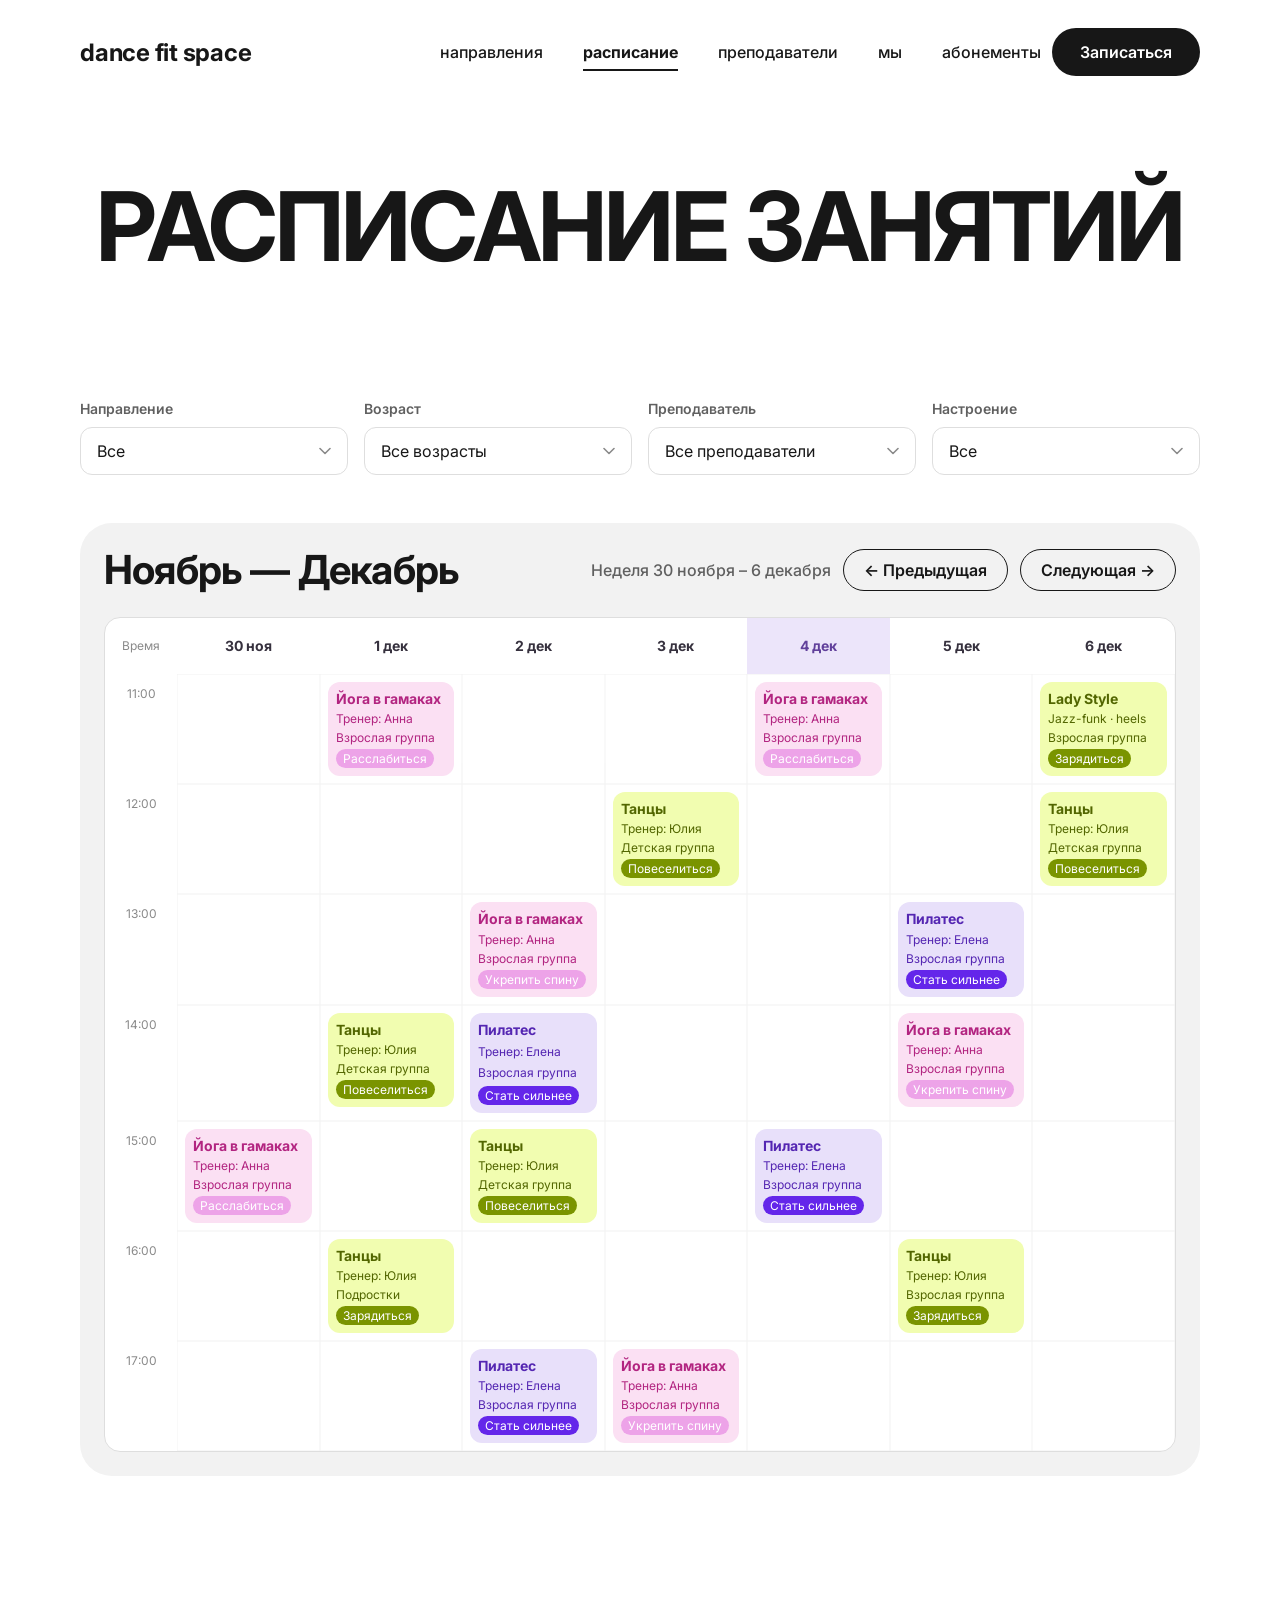
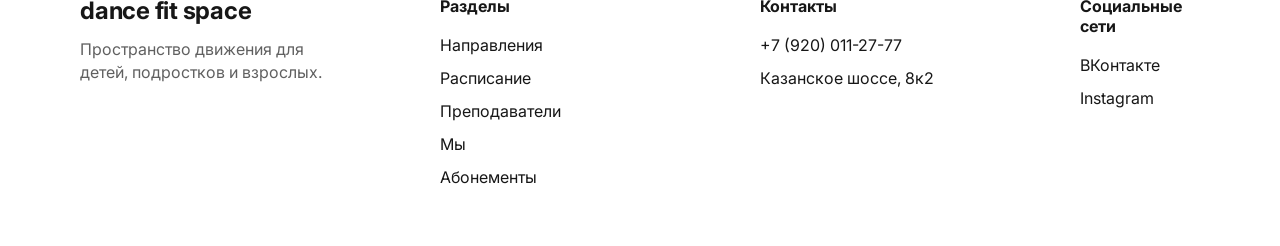
<file: docs/index.html>
<!doctype html><html lang="ru"><head><meta charset="UTF-8"/><meta name="viewport" content="width=device-width,initial-scale=1"/><title>Расписание — dance fit space</title><link rel="preconnect" href="https://fonts.googleapis.com"/><link rel="preconnect" href="https://fonts.gstatic.com" crossorigin/><link href="https://fonts.googleapis.com/css2?family=Inter:wght@400;500;600;700&display=swap" rel="stylesheet"/><script defer="defer" src="schedule.js"></script><link href="schedule.css" rel="stylesheet"></head><body><div class="menu"><div class="wrap"><a class="menu__logo" href="#">dance fit space</a><div class="menu__nav"><a class="menu__link" href="#">направления</a> <a class="menu__link menu__link--active" href="index.html">расписание</a> <a class="menu__link" href="#">преподаватели</a> <a class="menu__link" href="#">мы</a> <a class="menu__link" href="pages/prices.html">абонементы</a></div><a class="menu__button" href="pages/booking.html">Записаться</a></div></div><div class="head"><div class="wrap"><div class="head__title">Расписание занятий</div></div></div><div class="wrap"><div class="filters"><div class="filter"><label class="filter__label">Направление</label><div class="filter__field"><div class="filter__value" id="v-dir">Все</div><svg class="filter__arrow" width="12" height="8" viewBox="0 0 12 8" fill="none"><path d="M1 1.5l5 5 5-5" stroke="#8a8a8a" stroke-width="1.6" stroke-linecap="round" stroke-linejoin="round"/></svg><div class="filter__menu" id="f-dir" hidden></div></div></div><div class="filter"><label class="filter__label">Возраст</label><div class="filter__field"><div class="filter__value" id="v-age">Все возрасты</div><svg class="filter__arrow" width="12" height="8" viewBox="0 0 12 8" fill="none"><path d="M1 1.5l5 5 5-5" stroke="#8a8a8a" stroke-width="1.6" stroke-linecap="round" stroke-linejoin="round"/></svg><div class="filter__menu" id="f-age" hidden></div></div></div><div class="filter"><label class="filter__label">Преподаватель</label><div class="filter__field"><div class="filter__value" id="v-trainer">Все преподаватели</div><svg class="filter__arrow" width="12" height="8" viewBox="0 0 12 8" fill="none"><path d="M1 1.5l5 5 5-5" stroke="#8a8a8a" stroke-width="1.6" stroke-linecap="round" stroke-linejoin="round"/></svg><div class="filter__menu" id="f-trainer" hidden></div></div></div><div class="filter"><label class="filter__label">Настроение</label><div class="filter__field"><div class="filter__value" id="v-mood">Все</div><svg class="filter__arrow" width="12" height="8" viewBox="0 0 12 8" fill="none"><path d="M1 1.5l5 5 5-5" stroke="#8a8a8a" stroke-width="1.6" stroke-linecap="round" stroke-linejoin="round"/></svg><div class="filter__menu" id="f-mood" hidden></div></div></div></div><div class="week"><div class="week__top"><div class="week__month" id="month">Октябрь</div><div class="week__nav"><div class="week__range" id="range">Неделя</div><button class="week__btn" id="prev" type="button">← Предыдущая</button> <button class="week__btn" id="next" type="button">Следующая →</button></div></div><div class="table" id="table"></div></div><div class="schedule-end"></div></div><div class="footer"><div class="wrap"><div><div class="footer__brand">dance fit space</div><div class="footer__about">Пространство движения для<br/>детей, подростков и взрослых.</div></div><div><div class="footer__title">Разделы</div><a class="footer__link" href="#">Направления</a> <a class="footer__link" href="index.html">Расписание</a> <a class="footer__link" href="#">Преподаватели</a> <a class="footer__link" href="#">Мы</a> <a class="footer__link" href="pages/prices.html">Абонементы</a></div><div><div class="footer__title">Контакты</div><a class="footer__link" href="tel:+79200112777">+7 (920) 011-27-77</a> <a class="footer__link" href="#">Казанское шоссе, 8к2</a></div><div><div class="footer__title">Социальные сети</div><a class="footer__link" href="https://vk.ru/dancefitspace">ВКонтакте</a> <a class="footer__link" href="https://www.instagram.com/dancefitspace/">Instagram</a></div></div></div></body></html>
</file>
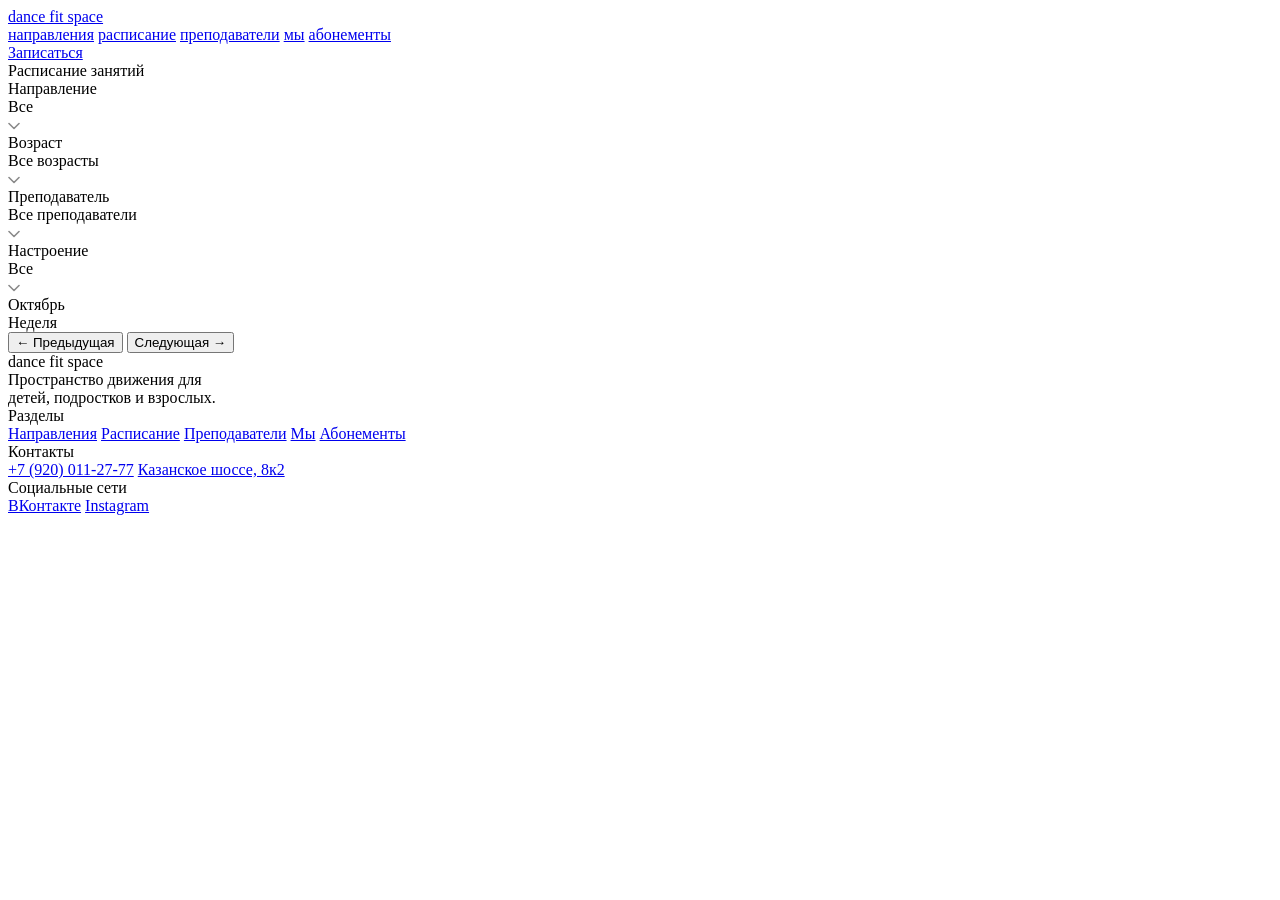
<file: src/index.html>
<!doctype html>
<html lang="ru">
  <head>
    <meta charset="UTF-8" />
    <meta name="viewport" content="width=device-width, initial-scale=1.0" />
    <title>Расписание — dance fit space</title>

    <link rel="preconnect" href="https://fonts.googleapis.com" />
    <link rel="preconnect" href="https://fonts.gstatic.com" crossorigin />
    <link href="https://fonts.googleapis.com/css2?family=Inter:wght@400;500;600;700&display=swap" rel="stylesheet" />
  </head>
  <body>
    <div class="menu">
      <div class="wrap">
        <a class="menu__logo" href="#">dance fit space</a>
        <div class="menu__nav">
          <a class="menu__link" href="#">направления</a>
          <a class="menu__link menu__link--active" href="index.html">расписание</a>
          <a class="menu__link" href="#">преподаватели</a>
          <a class="menu__link" href="#">мы</a>
          <a class="menu__link" href="pages/prices.html">абонементы</a>
        </div>
        <a class="menu__button" href="pages/booking.html">Записаться</a>
      </div>
    </div>

    <div class="head">
      <div class="wrap">
        <div class="head__title">Расписание занятий</div>
      </div>
    </div>

    <div class="wrap">
      <div class="filters">
        <div class="filter">
          <label class="filter__label">Направление</label>
          <div class="filter__field">
            <div class="filter__value" id="v-dir">Все</div>
            <svg class="filter__arrow" width="12" height="8" viewBox="0 0 12 8" fill="none">
              <path
                d="M1 1.5l5 5 5-5"
                stroke="#8a8a8a"
                stroke-width="1.6"
                stroke-linecap="round"
                stroke-linejoin="round"
              />
            </svg>

            <div class="filter__menu" id="f-dir" hidden></div>
          </div>
        </div>
        <div class="filter">
          <label class="filter__label">Возраст</label>
          <div class="filter__field">
            <div class="filter__value" id="v-age">Все возрасты</div>
            <svg class="filter__arrow" width="12" height="8" viewBox="0 0 12 8" fill="none">
              <path
                d="M1 1.5l5 5 5-5"
                stroke="#8a8a8a"
                stroke-width="1.6"
                stroke-linecap="round"
                stroke-linejoin="round"
              />
            </svg>

            <div class="filter__menu" id="f-age" hidden></div>
          </div>
        </div>
        <div class="filter">
          <label class="filter__label">Преподаватель</label>
          <div class="filter__field">
            <div class="filter__value" id="v-trainer">Все преподаватели</div>
            <svg class="filter__arrow" width="12" height="8" viewBox="0 0 12 8" fill="none">
              <path
                d="M1 1.5l5 5 5-5"
                stroke="#8a8a8a"
                stroke-width="1.6"
                stroke-linecap="round"
                stroke-linejoin="round"
              />
            </svg>

            <div class="filter__menu" id="f-trainer" hidden></div>
          </div>
        </div>
        <div class="filter">
          <label class="filter__label">Настроение</label>
          <div class="filter__field">
            <div class="filter__value" id="v-mood">Все</div>
            <svg class="filter__arrow" width="12" height="8" viewBox="0 0 12 8" fill="none">
              <path
                d="M1 1.5l5 5 5-5"
                stroke="#8a8a8a"
                stroke-width="1.6"
                stroke-linecap="round"
                stroke-linejoin="round"
              />
            </svg>

            <div class="filter__menu" id="f-mood" hidden></div>
          </div>
        </div>
      </div>

      <div class="week">
        <div class="week__top">
          <div class="week__month" id="month">Октябрь</div>
          <div class="week__nav">
            <div class="week__range" id="range">Неделя</div>
            <button class="week__btn" id="prev" type="button">← Предыдущая</button>
            <button class="week__btn" id="next" type="button">Следующая →</button>
          </div>
        </div>

        <div class="table" id="table"></div>
      </div>
      <div class="schedule-end"></div>
    </div>

    <div class="footer">
      <div class="wrap">
        <div>
          <div class="footer__brand">dance fit space</div>
          <div class="footer__about">
            Пространство движения для
            <br />
            детей, подростков и взрослых.
          </div>
        </div>
        <div>
          <div class="footer__title">Разделы</div>
          <a class="footer__link" href="#">Направления</a>
          <a class="footer__link" href="index.html">Расписание</a>
          <a class="footer__link" href="#">Преподаватели</a>
          <a class="footer__link" href="#">Мы</a>
          <a class="footer__link" href="pages/prices.html">Абонементы</a>
        </div>
        <div>
          <div class="footer__title">Контакты</div>
          <a class="footer__link" href="tel:+79200112777">+7 (920) 011-27-77</a>
          <a class="footer__link" href="#">Казанское шоссе, 8к2</a>
        </div>
        <div>
          <div class="footer__title">Социальные сети</div>
          <a class="footer__link" href="https://vk.ru/dancefitspace">ВКонтакте</a>
          <a class="footer__link" href="https://www.instagram.com/dancefitspace/">Instagram</a>
        </div>
      </div>
    </div>
  </body>
</html>
</file>
<file: docs/schedule.css>
a,abbr,acronym,address,applet,article,aside,audio,b,big,blockquote,body,canvas,caption,center,cite,code,dd,del,details,dfn,div,dl,dt,em,embed,fieldset,figcaption,figure,footer,form,h1,h2,h3,h4,h5,h6,header,hgroup,html,i,iframe,img,ins,kbd,label,legend,li,mark,menu,nav,object,ol,output,p,pre,q,ruby,s,samp,section,small,span,strike,strong,sub,summary,sup,table,tbody,td,tfoot,th,thead,time,tr,tt,u,ul,var,video{border:0;font-size:100%;font:inherit;margin:0;padding:0;vertical-align:baseline}article,aside,details,figcaption,figure,footer,header,hgroup,menu,nav,section{display:block}body{line-height:1}ol,ul{list-style:none}blockquote,q{quotes:none}blockquote:after,blockquote:before,q:after,q:before{content:"";content:none}table{border-collapse:collapse;border-spacing:0}body{font-family:Inter,Arial,Helvetica,sans-serif}:root{--ink:#171717;--gray:#606060;--soft:#f2f2f2;--line:#dedede;--lime:#dffa2d;--white:#fff}*{box-sizing:border-box}html{scroll-behavior:smooth}body{background:var(--white);color:var(--ink);font-size:16px;line-height:normal}a{color:inherit;text-decoration:none}[hidden]{display:none!important}.wrap{margin:0 auto;max-width:1440px;padding:0 80px}.menu{background:var(--white);height:104px}.menu .wrap{align-items:center;display:flex;height:100%}.menu__logo{font-size:24px;font-weight:700;letter-spacing:-.01em;width:360px}.menu__nav{display:flex;gap:40px}.menu__link{font-size:16px;font-weight:500;position:relative}.menu__link--active{font-weight:700}.menu__link--active:after{background:var(--ink);bottom:-9px;content:"";height:2px;left:0;position:absolute;right:0}.menu__button{background:var(--ink);border-radius:999px;color:var(--white);font-weight:600;margin-left:auto;padding:14px 28px}.footer{background:var(--white);height:300px}.footer .wrap{display:grid;grid-template-columns:360px 320px 320px 1fr;padding-top:50px}.footer__brand{font-size:24px;font-weight:700;letter-spacing:-.01em}.footer__about{color:var(--gray);font-size:16px;line-height:23px;margin-top:13px;width:280px}.footer__title{font-size:16px;font-weight:700}.footer__link{display:block;font-size:16px;margin-top:13px}.footer__title+.footer__link{margin-top:19px}.head{height:296px;padding-top:72px;text-align:center}.head__title{font-size:96px;font-weight:700;letter-spacing:-.03em;line-height:100px;text-transform:uppercase}.head__lead{color:var(--gray);font-size:24px;line-height:32px;margin:20px auto 0;max-width:100%;width:760px}.btn{align-items:center;border-radius:999px;cursor:pointer;display:inline-flex;font-size:16px;font-weight:600;justify-content:center;padding:12px 24px;transition:opacity .2s,transform .15s}.btn:hover{transform:translateY(-1px)}.btn--dark{background:var(--ink);color:var(--white)}.btn--lime{background:var(--lime);color:var(--ink)}.btn--white{background:var(--white);color:var(--ink)}.btn--outline{border:1.5px solid var(--ink);color:var(--ink)}.chip{background:var(--soft);border-radius:999px;cursor:pointer;display:inline-flex;font-size:16px;font-weight:500;padding:12px 18px;transition:background .2s}.chip:hover{background:#e8e8e8}.chip--active{color:var(--white)}.chip--active,.chip--active:hover{background:var(--ink)}@media (max-width:1100px){.wrap{padding:0 32px}.menu__logo{margin-right:32px;width:auto}.menu__nav{gap:20px}.head__title{font-size:56px;line-height:60px}.head__lead{font-size:20px}.footer{height:auto;padding-bottom:48px}.footer .wrap{grid-template-columns:1fr 1fr;row-gap:32px}}@media (max-width:760px){.wrap{padding:0 16px}.menu__nav{display:none}.head__title{font-size:36px;line-height:40px}}.filters{display:grid;gap:16px;grid-template-columns:repeat(4,1fr)}.filter__label{color:var(--gray);display:block;font-size:14px;font-weight:600;margin-bottom:10px}.filter__field{background:var(--white);border:1px solid var(--line);border-radius:12px;cursor:pointer;height:48px;position:relative}.filter__value{align-items:center;bottom:0;display:flex;font-size:16px;left:16px;pointer-events:none;position:absolute;top:0}.filter__arrow{margin-top:-4px;position:absolute;right:16px;top:50%;transition:transform .2s}.week{background:var(--soft);border-radius:32px;display:flex;flex-direction:column;gap:24px;margin-top:48px;padding:24px}.week__top{align-items:center;display:flex;justify-content:space-between}.week__month{font-size:40px;font-weight:700;letter-spacing:-.02em;line-height:46px}.week__nav{align-items:center;display:flex;gap:12px}.week__range{color:var(--gray);font-size:16px;font-weight:500}.week__btn{background:transparent;border:1.5px solid var(--ink);border-radius:999px;color:var(--ink);cursor:pointer;font-family:inherit;font-size:16px;font-weight:600;padding:10px 20px;transition:background .2s}.table,.week__btn:hover{background:var(--white)}.table{border:1px solid var(--line);border-radius:16px;overflow:hidden;position:relative}.table__row{display:grid;grid-template-columns:72px repeat(7,1fr)}.table__head{height:56px}.table__corner{color:#8a8a8a;font-size:12px;line-height:16px}.table__corner,.table__day{align-items:center;display:flex;justify-content:center}.table__day{color:#36313e;font-size:14px;font-weight:700;line-height:130%}.table__day--today{background:#ece5fa;color:#61409b}.table__time{color:#8a8a8a;font-size:12px;line-height:16px;padding-top:12px;text-align:center}.table__cell{box-shadow:inset 0 0 0 .5px #f2f2f2;min-height:104px;padding:8px}.event{border:0;border-radius:12px;cursor:pointer;display:flex;flex-direction:column;font-family:inherit;gap:3px;padding:8px;text-align:left;transition:transform .15s,box-shadow .15s;width:100%}.event:hover{box-shadow:0 4px 12px rgba(0,0,0,.08);transform:translateY(-1px)}.event--roomy{gap:5px}.event__title{font-size:14px;font-weight:700;line-height:130%}.event__text{font-size:12px;line-height:16px}.event__tag{align-self:flex-start;border-radius:999px;color:var(--white);font-size:12px;line-height:19px;padding:0 7px;white-space:nowrap}.event--dance{background:#f1fdb0;color:#526600}.event--yoga{background:#fbe0f3;color:#b22480}.event--pilates{background:#e8e0fa;color:#5426b2}.event--dance .event__tag{background:#7a9400}.event--yoga .event__tag{background:#eda3e8}.event--pilates .event__tag{background:#6426ea}.event--off{visibility:hidden}.popup{background:var(--white);border-radius:16px;box-shadow:0 12px 32px rgba(46,31,66,.14);display:flex;flex-direction:column;gap:14px;padding:20px;position:absolute;width:278px;z-index:5}.popup__top{align-items:center;display:flex;justify-content:space-between}.popup__title{font-size:20px;font-weight:700;line-height:130%}.popup__close{background:none;border:0;color:#8b8593;cursor:pointer;font-family:inherit;font-size:24px;line-height:32px}.popup__text{color:#625a6b;font-size:14px;line-height:20px}.popup__info{display:flex;flex-direction:column;gap:4px}.popup__btn{align-items:center;background:var(--ink);border-radius:12px;color:var(--white);display:flex;font-size:16px;font-weight:700;height:46px;justify-content:center}.schedule-end{height:70px}@media (max-width:1100px){.filters{grid-template-columns:1fr 1fr}.week__month{font-size:28px}.table{overflow-x:auto}.table__row{min-width:960px}}@media (max-width:760px){.week__top{align-items:flex-start;flex-direction:column;gap:12px}.week__nav{flex-wrap:wrap}}.filter__field--open{border-color:var(--ink)}.filter__field--open .filter__arrow{transform:rotate(180deg)}.filter__menu{background:var(--white);border-radius:16px;box-shadow:0 12px 32px hsla(0,0%,9%,.16);left:-1px;padding:6px;position:absolute;right:-1px;top:calc(100% + 6px);z-index:20}.filter__option{align-items:center;border-radius:10px;cursor:pointer;display:flex;font-size:16px;height:44px;justify-content:space-between;padding:0 12px}.filter__option:hover{background:var(--soft)}.filter__option--on{font-weight:600}.filter__option--on,.filter__option--on:hover{background:var(--lime)}.table--picked .table__day--today{background:none;color:#36313e}.table .table__day--dance{background:#f1fdb0;color:#526600}.table .table__day--yoga{background:#fbe0f3;color:#b22480}.table .table__day--pilates{background:#e8e0fa;color:#5426b2}.week__btn:disabled{cursor:default;opacity:.35;pointer-events:none}
</file>
